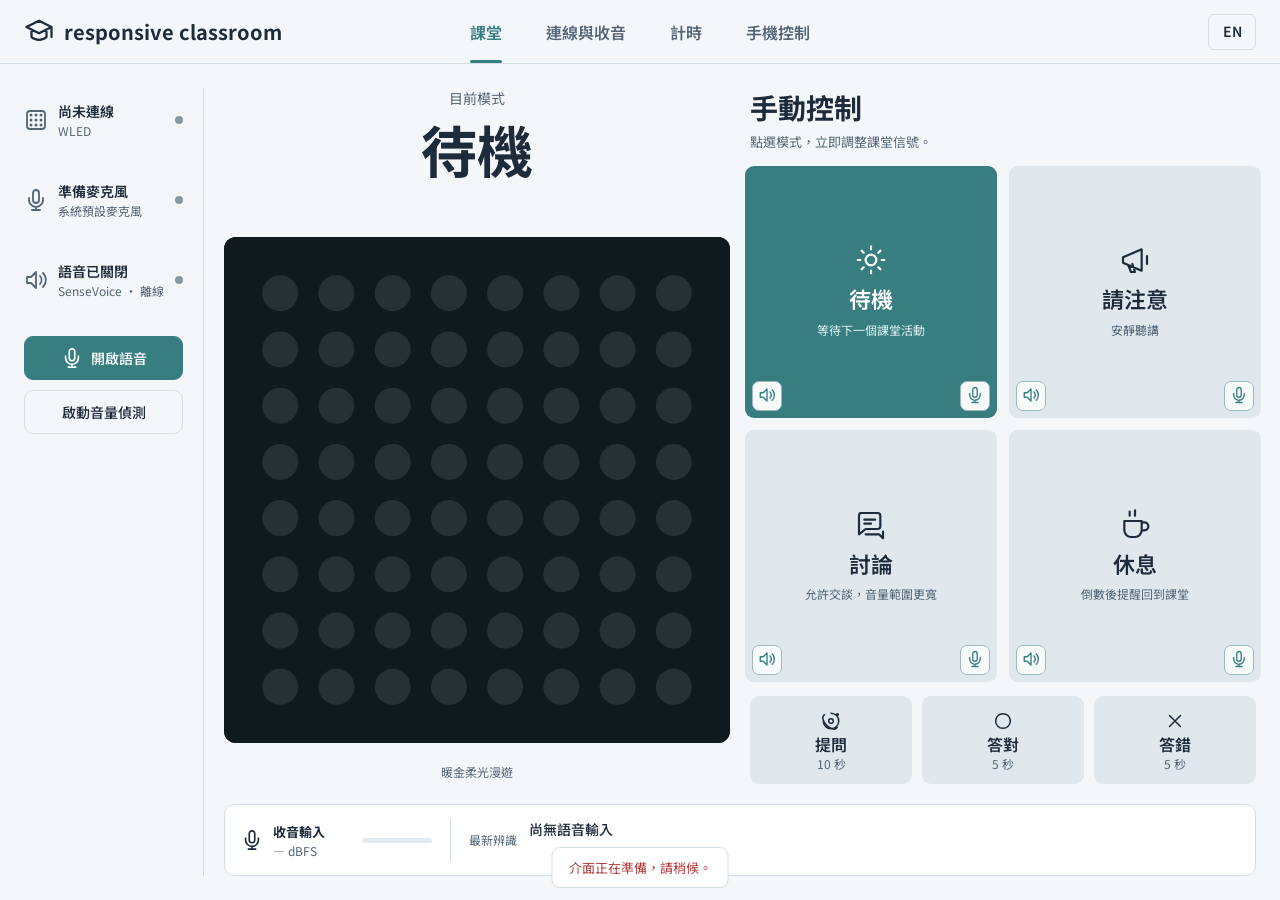
<file: source/resources/web/index.html>
<!doctype html>
<html lang="zh-Hant">
<head>
  <meta charset="utf-8">
  <meta name="viewport" content="width=device-width,initial-scale=1">
  <meta http-equiv="Content-Security-Policy" content="default-src 'self' qrc:; script-src 'self' qrc:; style-src 'self'; img-src 'self' data:; font-src 'self'; connect-src 'none'; object-src 'none'; base-uri 'none'">
  <title>responsive classroom</title>
  <link rel="stylesheet" href="style.css">
  <script defer src="qrc:///qtwebchannel/qwebchannel.js"></script>
  <script defer src="app.js"></script>
</head>
<body>
<svg class="icon-definitions" xmlns="http://www.w3.org/2000/svg" aria-hidden="true"><defs>
  <symbol id="i-cap" viewBox="0 0 24 24"><path d="m2 8 10-5 10 5-10 5zM6 10v6c3 3 9 3 12 0v-6M22 8v8"/></symbol>
  <symbol id="i-board" viewBox="0 0 24 24"><rect x="3" y="3" width="18" height="18" rx="3"/><path d="M7 7h.01M12 7h.01M17 7h.01M7 12h.01M12 12h.01M17 12h.01M7 17h.01M12 17h.01M17 17h.01" stroke-width="3"/></symbol>
  <symbol id="i-mic" viewBox="0 0 24 24"><rect x="9" y="2" width="6" height="13" rx="3"/><path d="M5 10v2a7 7 0 0 0 14 0v-2M12 19v3M8 22h8"/></symbol>
  <symbol id="i-glow" viewBox="0 0 24 24"><circle cx="12" cy="12" r="4"/><path d="M12 2v2M12 20v2M2 12h2M20 12h2M5 5l1.5 1.5M17.5 17.5 19 19M5 19l1.5-1.5M17.5 6.5 19 5"/></symbol>
  <symbol id="i-notice" viewBox="0 0 24 24"><path d="m3 10 14-6v16L3 14zM3 10v4M7 16l2 5h3l-2-6M21 9v6"/></symbol>
  <symbol id="i-chat" viewBox="0 0 24 24"><path d="M4 3h13a2 2 0 0 1 2 2v8a2 2 0 0 1-2 2H8l-5 4V5a2 2 0 0 1 1-2ZM8 19h10l3 3v-5"/><path d="M7 8h8M7 11h5"/></symbol>
  <symbol id="i-rest" viewBox="0 0 24 24"><path d="M4 9h13v7a5 5 0 0 1-5 5H9a5 5 0 0 1-5-5zM17 10h2a3 3 0 1 1 0 6h-2M8 2v3M12 1v4"/></symbol>
  <symbol id="i-orbit" viewBox="0 0 24 24"><circle cx="12" cy="12" r="2.5"/><path d="M12 3.5a8.5 8.5 0 1 1-8.5 8.5M5.1 5.1a10 5.5 45 1 0 13.8 13.8"/><circle cx="19" cy="5" r="1"/></symbol>
  <symbol id="i-circle" viewBox="0 0 24 24"><circle cx="12" cy="12" r="8"/></symbol>
  <symbol id="i-cross" viewBox="0 0 24 24"><path d="m6 6 12 12M18 6 6 18"/></symbol>
  <symbol id="i-refresh" viewBox="0 0 24 24"><path d="M20 7v5h-5M4 17v-5h5M6 6a8 8 0 0 1 14 6M18 18a8 8 0 0 1-14-6"/></symbol>
  <symbol id="i-chevron" viewBox="0 0 24 24"><path d="m8 5 7 7-7 7"/></symbol>
  <symbol id="i-play" viewBox="0 0 24 24"><path d="m8 4 13 8-13 8z"/></symbol>
  <symbol id="i-stop" viewBox="0 0 24 24"><rect x="6" y="6" width="12" height="12" rx="1"/></symbol>
  <symbol id="i-sound" viewBox="0 0 24 24"><path d="M3 9h4l5-5v16l-5-5H3zM16 8a6 6 0 0 1 0 8M19 5a10 10 0 0 1 0 14"/></symbol>
  <symbol id="i-timer" viewBox="0 0 24 24"><circle cx="12" cy="14" r="8"/><path d="M9 2h6M12 2v4M12 10v4l3 2M19 6l2 2"/></symbol>
</defs></svg>
<div id="app">
  <header class="app-header">
    <div class="brand"><svg class="icon"><use href="#i-cap"/></svg><strong data-t="brand">responsive classroom</strong></div>
    <nav class="navigation" aria-label="主要導覽" data-aria="navigation">
      <button type="button" data-page="classroom" aria-current="page" data-t="classroom">課堂</button>
      <button type="button" data-page="connection" data-t="connection">連線與收音</button>
      <button type="button" data-page="timers" data-t="timers">計時</button>
      <button type="button" data-page="remote" data-t="remoteTitle">手機控制</button>
    </nav>
    <button id="language" class="language-button" type="button" aria-label="Switch interface language">EN</button>
  </header>
  <main id="pages">
    <section id="page-classroom" class="page classroom" aria-label="課堂" data-aria="classroom">
      <aside class="status-rail">
        <div class="status-list">
          <button class="status-item" type="button" data-go="connection"><svg class="icon"><use href="#i-board"/></svg><span><strong id="board-title">尚未連線</strong><small id="board-detail">WLED</small></span><i id="board-dot" class="status-dot"></i></button>
          <button class="status-item" type="button" data-go="connection"><svg class="icon"><use href="#i-mic"/></svg><span><strong id="microphone-title">準備麥克風</strong><small id="microphone-detail">系統預設麥克風</small></span><i id="microphone-dot" class="status-dot"></i></button>
          <div class="status-item"><svg class="icon"><use href="#i-sound"/></svg><span><strong id="speech-title">語音已關閉</strong><small id="speech-detail">SenseVoice · 離線</small></span><i id="speech-dot" class="status-dot"></i></div>
        </div>
        <div class="status-actions">
          <button id="voice-toggle" class="button primary" type="button" aria-pressed="false"><svg class="icon"><use href="#i-mic"/></svg><span data-t="voiceOn">開啟語音</span></button>
          <button id="noise-toggle" class="button quiet" type="button" aria-pressed="false"><span data-t="noiseOn">啟動音量偵測</span></button>
        </div>
      </aside>
      <div class="preview-column">
        <div class="current-mode"><span data-t="currentMode">目前模式</span><h1 id="current-mode">待機</h1></div>
        <div id="countdown" class="countdown" aria-live="polite"></div>
        <div id="matrix-stage" class="matrix-stage"><canvas id="matrix" width="400" height="400" aria-label="即時 8×8 燈板畫面" data-aria="matrix"></canvas></div>
        <p id="pattern-label" class="preview-caption">暖金柔光漫遊</p>
      </div>
      <div class="control-column">
        <div class="control-heading"><h2 data-t="manual">手動控制</h2><p data-t="manualHelp">點選模式，立即調整課堂信號。</p></div>
        <div class="base-modes">
          <div class="mode-tile"><button type="button" class="mode-button selected" data-mode="STANDBY" aria-pressed="true"><svg class="icon"><use href="#i-glow"/></svg><strong data-t="STANDBY">待機</strong><small data-t="standbyHelp">等待下一個課堂活動</small></button><div class="mode-switches"><button type="button" data-scenario-audio="STANDBY"><svg class="icon"><use href="#i-sound"/></svg></button><button type="button" data-scenario-voice="STANDBY"><svg class="icon"><use href="#i-mic"/></svg></button></div></div>
          <div class="mode-tile"><button type="button" class="mode-button" data-mode="NOTICE" aria-pressed="false"><svg class="icon"><use href="#i-notice"/></svg><strong data-t="NOTICE">請注意</strong><small data-t="noticeHelp">安靜聽講</small></button><div class="mode-switches"><button type="button" data-scenario-audio="NOTICE"><svg class="icon"><use href="#i-sound"/></svg></button><button type="button" data-scenario-voice="NOTICE"><svg class="icon"><use href="#i-mic"/></svg></button></div></div>
          <div class="mode-tile"><button type="button" class="mode-button" data-mode="DISCUSSION" aria-pressed="false"><svg class="icon"><use href="#i-chat"/></svg><strong data-t="DISCUSSION">討論</strong><small data-t="discussionHelp">允許交談，音量範圍更寬</small></button><div class="mode-switches"><button type="button" data-scenario-audio="DISCUSSION"><svg class="icon"><use href="#i-sound"/></svg></button><button type="button" data-scenario-voice="DISCUSSION"><svg class="icon"><use href="#i-mic"/></svg></button></div></div>
          <div class="mode-tile"><button type="button" class="mode-button" data-mode="REST" aria-pressed="false"><svg class="icon"><use href="#i-rest"/></svg><strong data-t="REST">休息</strong><small data-t="restHelp">倒數後提醒回到課堂</small></button><div class="mode-switches"><button type="button" data-scenario-audio="REST"><svg class="icon"><use href="#i-sound"/></svg></button><button type="button" data-scenario-voice="REST"><svg class="icon"><use href="#i-mic"/></svg></button></div></div>
        </div>
        <div class="response-modes">
          <button type="button" class="mode-button response" data-mode="QUESTION" aria-pressed="false"><svg class="icon"><use href="#i-orbit"/></svg><strong data-t="QUESTION">提問</strong><small id="question-duration">10 秒</small></button>
          <button type="button" class="mode-button response" data-mode="CORRECT" aria-pressed="false"><svg class="icon"><use href="#i-circle"/></svg><strong data-t="CORRECT">答對</strong><small class="feedback-duration">5 秒</small></button>
          <button type="button" class="mode-button response" data-mode="WRONG" aria-pressed="false"><svg class="icon"><use href="#i-cross"/></svg><strong data-t="WRONG">答錯</strong><small class="feedback-duration">5 秒</small></button>
        </div>
      </div>
      <div class="live-strip">
        <div class="live-level"><svg class="icon"><use href="#i-mic"/></svg><div><strong data-t="audioInput">收音輸入</strong><small id="live-dbfs">— dBFS</small></div><meter id="live-meter" min="-100" max="0" value="-100" aria-label="即時音量" data-aria="liveLevel"></meter></div>
        <div class="live-transcript"><span data-t="heard">最新辨識</span><strong id="transcript" title="">尚無語音輸入</strong><small id="command-result"></small></div>
        <button id="stop-audio-live" class="icon-button" type="button" hidden data-title="stopAudio"><svg class="icon"><use href="#i-stop"/></svg></button>
      </div>
    </section>
    <section id="page-connection" class="page scroll-page" aria-label="連線與收音" data-aria="connection" hidden>
      <div class="settings-content">
        <div class="page-heading settings-heading"><h2 data-t="settingsTitle">連線與收音設定</h2><p data-t="settingsHelp">先連接燈板與麥克風，再依需要調整偵測及音源。</p></div>
        <nav class="settings-nav" aria-label="設定區段" data-aria="settingsSections"><button type="button" data-section="board-details" data-t="boards">燈板</button><button type="button" data-section="input-details" data-t="microphoneNoise">收音與偵測</button><button type="button" data-section="voice-details" data-t="voiceCommands">語音指令</button><button type="button" data-section="audio-details" data-t="customAudio">自訂音源</button></nav>
        <section class="settings-section">
          <details id="board-details" class="disclosure section-disclosure settings-region board-region" open>
            <summary><svg class="icon"><use href="#i-chevron"/></svg><h2><svg class="icon"><use href="#i-board"/></svg><span data-t="boards">燈板連線</span></h2></summary>
            <div class="region-content">
<p class="section-help" data-t="boardImmediate">加入、同步與移除立即生效；燈板方向需儲存。</p><div class="board-add-flow"><form id="connect-form" class="connection-toolbar"><label class="sr-only" for="board-ip" data-t="boardIp">燈板 IP</label><input id="board-ip" type="text" inputmode="decimal" placeholder="192.168.1.50" maxlength="45" required autocomplete="off"><button class="button primary" id="connect-button" type="submit" data-t="connectBoard">連線燈板</button></form><button id="scan-button" class="button" type="button" data-t="search">自動搜尋</button><div id="network-details" class="inline-form network-choice" hidden><label for="network" data-t="chooseNetwork">選擇要搜尋的網段</label><select id="network"></select><button id="scan-network" class="button primary" type="button" data-t="searchNetwork">搜尋此網段</button></div><p id="network-help" class="section-help" data-t="noNetworks" hidden></p></div><div id="found-boards" class="found-boards"></div>
              <p id="board-message" class="form-message" role="status"></p>
              <div class="board-table-wrap"><table class="board-table"><thead><tr><th class="enabled-column" data-t="enabled">啟用</th><th data-t="board">燈板</th><th data-t="state">狀態</th><th class="action-column"></th></tr></thead><tbody id="board-list"></tbody></table><p id="board-empty" class="empty-state" data-t="boardEmpty">尚未加入燈板。輸入 IP 建立連線。</p></div>
              <details class="disclosure child-disclosure" id="orientation-details" open><summary><svg class="icon"><use href="#i-chevron"/></svg><span data-t="orientation">燈板方向</span></summary><form id="orientation-form" class="orientation-row"><label class="field"><span data-t="board">燈板</span><select id="orientation-board"></select></label><label class="field"><span data-t="rotation">旋轉</span><select id="rotation"><option value="0">0°</option><option value="90">90°</option><option value="180">180°</option><option value="270">270°</option></select></label><div class="orientation-flags"><label><input id="serpentine" type="checkbox"><span data-t="serpentine">蛇形排列</span></label><label><input id="mirror-x" type="checkbox"><span data-t="mirrorX">左右鏡像</span></label><label><input id="mirror-y" type="checkbox"><span data-t="mirrorY">上下鏡像</span></label></div><button class="button" type="submit" data-t="save">儲存</button></form></details>
            </div>
          </details>
        </section>
        <section class="settings-section">
          <details id="input-details" class="disclosure section-disclosure settings-region input-region" open>
            <summary><svg class="icon"><use href="#i-chevron"/></svg><h2><svg class="icon"><use href="#i-mic"/></svg><span data-t="microphoneNoise">麥克風與音量</span></h2><button id="save-noise" class="button primary small" type="submit" form="noise-form" data-t="saveSettings">儲存設定</button></summary>
            <div class="region-content">
              <p class="section-help" data-t="inputImmediate">切換麥克風與校準立即生效。下方偵測及語音指令修改需儲存。</p><div class="microphone-row"><label class="sr-only" for="microphone" data-t="microphone">麥克風</label><select id="microphone"></select><button id="refresh-microphones" class="icon-button" type="button" data-title="refreshMicrophones"><svg class="icon"><use href="#i-refresh"/></svg></button><button id="calibrate" class="button" type="button" data-t="calibrate">安靜校準 12 秒</button><progress id="calibration-progress" max="1" value="0" aria-label="校準進度" data-aria="calibrationProgress"></progress></div>
              <div class="noise-feedback"><span id="noise-reading" class="numeric-reading">— dBFS</span><p id="noise-message" class="form-message" role="status"></p></div>
              <div class="audio-diagnostics" aria-label="收音診斷" data-aria="audioDiagnostics"><span id="input-age"></span><span id="capture-lag"></span><span id="capture-dropped"></span></div><form id="noise-form">
                <p class="section-help" data-t="thresholdHelp">門檻為高於安靜校準基準的音量差（dB），數字越大越不敏感。</p><div class="noise-profiles"><div class="profile"><h3><span class="color-dot focus-color"></span><span data-t="NOTICE">請注意</span></h3><div class="fields two"><label class="field"><span data-t="risingThreshold">稍吵門檻</span><span class="input-unit"><input id="noise-rising" data-number="float" data-min="0.1" data-max="120" inputmode="decimal" type="text"><span>dB</span></span></label><label class="field"><span data-t="loudThreshold">吵鬧門檻</span><span class="input-unit"><input id="noise-loud" data-number="float" data-min="0.1" data-max="120" inputmode="decimal" type="text"><span>dB</span></span></label></div></div><div class="profile"><h3><span class="color-dot discussion-color"></span><span data-t="DISCUSSION">討論</span></h3><div class="fields two"><label class="field"><span data-t="risingThreshold">稍吵門檻</span><span class="input-unit"><input id="discussion-rising" data-number="float" data-min="0.1" data-max="120" inputmode="decimal" type="text"><span>dB</span></span></label><label class="field"><span data-t="loudThreshold">吵鬧門檻</span><span class="input-unit"><input id="discussion-loud" data-number="float" data-min="0.1" data-max="120" inputmode="decimal" type="text"><span>dB</span></span></label></div></div></div>
                <details class="disclosure child-disclosure"><summary><svg class="icon"><use href="#i-chevron"/></svg><span data-t="noiseAdvanced">恢復門檻與持續時間</span></summary>
                  <div class="fields four noise-times"><label class="field"><span data-t="risingDuration">稍吵持續時間</span><span class="input-unit"><input id="rising-seconds" data-number="float" data-min="0.1" data-max="120" inputmode="decimal" type="text"><span data-t="seconds">秒</span></span></label><label class="field"><span data-t="loudDuration">吵鬧持續時間</span><span class="input-unit"><input id="loud-seconds" data-number="float" data-min="0.1" data-max="120" inputmode="decimal" type="text"><span data-t="seconds">秒</span></span></label><label class="field"><span data-t="recoveryDuration">恢復持續時間</span><span class="input-unit"><input id="recovery-seconds" data-number="float" data-min="0.1" data-max="120" inputmode="decimal" type="text"><span data-t="seconds">秒</span></span></label><label class="field"><span data-t="smoothing">音量平滑</span><span class="input-unit"><input id="smoothing-ms" data-number="int" data-min="100" data-max="5000" inputmode="numeric" type="text"><span>ms</span></span></label></div>
                  <div class="recovery-grid"><span></span><strong data-t="NOTICE">請注意</strong><strong data-t="DISCUSSION">討論</strong><span data-t="quietReturn">恢復安靜</span><span class="input-unit"><input id="rising-exit" data-number="float" data-min="0.1" data-max="120" inputmode="decimal" type="text" aria-label="請注意恢復安靜門檻" data-aria="focusQuietReturn"><span>dB</span></span><span class="input-unit"><input id="discussion-rising-exit" data-number="float" data-min="0.1" data-max="120" inputmode="decimal" type="text" aria-label="討論恢復安靜門檻" data-aria="discussionQuietReturn"><span>dB</span></span><span data-t="loudReturn">離開吵鬧</span><span class="input-unit"><input id="loud-exit" data-number="float" data-min="0.1" data-max="120" inputmode="decimal" type="text" aria-label="請注意離開吵鬧門檻" data-aria="focusLoudReturn"><span>dB</span></span><span class="input-unit"><input id="discussion-loud-exit" data-number="float" data-min="0.1" data-max="120" inputmode="decimal" type="text" aria-label="討論離開吵鬧門檻" data-aria="discussionLoudReturn"><span>dB</span></span></div>
                </details>
              </form>
              <details id="voice-details" class="disclosure child-disclosure voice-region"><summary><svg class="icon"><use href="#i-chevron"/></svg><h3 data-t="voiceCommands">自訂語音指令</h3><span class="summary-detail" data-t="voiceDetail">觸發詞與辨識修正</span></summary><form id="voice-form"><p class="section-help" data-t="voiceHelp">直接說短指令，也能從整句中辨識完整觸發詞；多個別名用逗號分隔。儲存時會與收音設定一起儲存。</p><div id="alias-fields" class="fields two"></div><label class="field corrections-field"><span data-t="corrections">辨識修正：誤辨文字＝觸發詞</span><textarea id="corrections" rows="3" spellcheck="false" placeholder="questions＝question"></textarea></label><div class="form-footer"><span id="voice-message" class="form-message" role="status"></span></div></form></details>
            </div>
          </details>
        </section>
        <section class="settings-section">
          <details id="audio-details" class="disclosure section-disclosure settings-region audio-region">
            <summary><svg class="icon"><use href="#i-chevron"/></svg><h2><svg class="icon"><use href="#i-sound"/></svg><span data-t="customAudio">自訂音源</span></h2><button id="save-audio" class="button primary small" type="button" data-t="saveAudio">儲存音源設定</button></summary>
            <div class="region-content">
              <p class="section-help" data-t="audioImmediate">音量與淡入淡出需儲存。選擇、清除音檔與隨音樂波動立即生效。</p><div class="audio-toolbar"><span class="playback-heading" data-t="playbackSettings">播放設定</span><label class="field"><span data-t="volume">音量</span><span class="input-unit"><input id="audio-volume" data-number="int" data-min="0" data-max="100" type="text" inputmode="numeric"><span>%</span></span></label><label class="field"><span data-t="audioFade">淡入淡出</span><span class="input-unit"><input id="audio-fade" data-number="int" data-min="0" data-max="10000" type="text" inputmode="numeric"><span>ms</span></span></label><button id="stop-audio" class="button quiet" type="button"><svg class="icon"><use href="#i-stop"/></svg><span data-t="stopAudio">停止播放</span></button></div>
              <div id="audio-files" class="audio-files"></div>
              <p id="audio-message" class="form-message" role="status"></p>
            </div>
          </details>
        </section>
      </div>
    </section>
    <section id="page-timers" class="page scroll-page" aria-label="計時" data-aria="timers" hidden><div class="settings-content timer-content"><div class="page-heading"><h2><svg class="icon"><use href="#i-timer"/></svg><span data-t="classTimers">課堂計時</span></h2><p data-t="timerHelp">設定下一次啟動模式時使用的時長。</p></div><form id="timers-form" class="timer-grid"></form><p class="section-help" data-t="idleHelp">閒置回待機設為 0 可停用；請注意與討論不受閒置計時影響。</p><p id="timers-message" class="form-message" role="status"></p></div></section>
    <section id="page-remote" class="page scroll-page" aria-label="手機控制" data-aria="remoteTitle" hidden>
      <div class="settings-content remote-content">
        <div class="page-heading"><h2 data-t="remoteTitle">手機控制</h2><p data-t="remoteHelp">手機與電腦連上同一個 Wi‑Fi 後，掃描 QR 碼開啟手機按鈕。收音與噪音偵測仍由電腦負責。</p></div>
        <div class="remote-controls"><button id="remote-toggle" class="button" type="button" aria-pressed="false"><span data-t="remoteOn">顯示連線 QR 碼</span></button><label class="remote-activation"><input id="remote-active" type="checkbox" disabled><span data-t="remoteActivate">啟動手機控制</span></label><label class="remote-activation"><input id="remote-voice-permission" type="checkbox" disabled><span data-t="remoteVoicePermission">可啟動情境語音偵測</span></label><span id="remote-status" role="status">未啟用</span></div>
        <p class="section-help" data-t="remoteVoiceHelp">開啟情境的小麥克風時，電腦會啟動語音偵測；噪音偵測不受影響。</p>
        <p id="remote-voice-status" class="section-help" role="status"></p>
        <div id="remote-urls" class="remote-urls" hidden></div>
        <p id="remote-message" class="form-message" role="status"></p>
      </div>
    </section>
  </main>
  <div id="connection-error" role="alert" hidden></div>
</div>
</body>
</html>
</file>
<file: source/resources/web/style.css>
@font-face{font-family:Classroom;src:url('../assets/fonts/NotoSansTC.ttf') format('truetype');font-weight:100 900;font-display:swap}
:root{--canvas:#f4f7fa;--surface:#fff;--ink:#1e2b3b;--muted:#536577;--teal:#387e80;--hover:#2e7073;--soft:#e7eef2;--line:#d4dee6;--field:#adbecb;--error:#b33b3b;--radius:9px;--control:44px;font-family:Classroom,'Segoe UI',sans-serif;color:var(--ink);background:var(--canvas);font-size:14px;line-height:1.5;color-scheme:light}
*{box-sizing:border-box}html,body{height:100%;margin:0}button,input,select,textarea{font:inherit;color:inherit}button{cursor:pointer}button:disabled{cursor:default;opacity:.5}button,input,select,textarea{outline-offset:3px}button:focus-visible,input:focus-visible,select:focus-visible,textarea:focus-visible,summary:focus-visible{outline:2px solid var(--teal)}button:active:not(:disabled){transform:translateY(1px)}button{transition:background-color .14s ease-out,border-color .14s ease-out}h1,h2,h3,p{margin:0}h2{font-size:23px;line-height:1.4;font-weight:700}h3{font-size:16px;font-weight:600}svg.icon{width:22px;height:22px;flex:none;fill:none;stroke:currentColor;stroke-width:1.8;stroke-linecap:round;stroke-linejoin:round}.icon-definitions{position:absolute;width:0;height:0;overflow:hidden}[hidden]{display:none!important}.sr-only{position:absolute;width:1px;height:1px;padding:0;overflow:hidden;clip:rect(0,0,0,0);white-space:nowrap;border:0}
#app{height:100dvh;display:flex;flex-direction:column;overflow:hidden}.app-header{height:64px;flex:none;display:grid;grid-template-columns:1fr auto 1fr;align-items:center;padding:0 24px;border-bottom:1px solid var(--line);gap:20px}.brand{display:flex;align-items:center;gap:10px;font-size:20px;white-space:nowrap}.brand .icon{width:30px;height:30px}.navigation{align-self:stretch;display:flex;gap:8px}.navigation button{position:relative;border:0;background:transparent;padding:0 18px;font-size:16px;font-weight:600;color:var(--muted);white-space:nowrap}.navigation button:hover{background:var(--soft);color:var(--ink)}.navigation button[aria-current=page]{color:var(--teal)}.navigation button[aria-current=page]::after{content:'';height:3px;background:var(--teal);position:absolute;bottom:0;left:18px;right:18px;border-radius:2px}.language-button{justify-self:end;min-width:48px;height:36px;border:1px solid var(--line);border-radius:6px;background:transparent;font-weight:600}.language-button:hover{background:var(--soft)}
#pages{flex:1;min-height:0}.page{height:100%}.classroom{display:grid;grid-template-columns:180px minmax(0,1fr) minmax(290px,1fr);grid-template-rows:minmax(0,1fr) 72px;grid-template-areas:'status preview controls' 'status live live';gap:20px;padding:24px}.status-rail{grid-area:status;min-width:0;display:flex;flex-direction:column;gap:24px;border-right:1px solid var(--line);padding-right:20px}.status-list{display:flex;flex-direction:column;gap:16px}.status-item{display:flex;align-items:center;gap:10px;background:transparent;border:0;padding:10px 0;min-height:64px;text-align:left;width:100%;position:relative;min-width:0}.status-item>span{min-width:0;flex:1}.status-item strong{display:block;font-size:14px;font-weight:600;white-space:nowrap;overflow:hidden;text-overflow:ellipsis}.status-item small{display:block;color:var(--muted);font-size:12px;white-space:nowrap;overflow:hidden;text-overflow:ellipsis;max-width:100%}.status-item>svg{width:24px;height:24px;color:var(--muted)}button.status-item:hover{color:var(--teal)}.status-dot{width:8px;height:8px;border-radius:50%;background:#8a969f;flex:none}.status-dot.ok{background:#29954c}.status-dot.loading{background:#b67b08}.status-dot.error{background:var(--error)}.status-actions{display:flex;flex-direction:column;gap:10px}.button,.icon-button{min-height:var(--control);border:1px solid var(--field);border-radius:var(--radius);background:var(--surface);font-weight:500;padding:0 16px;display:inline-flex;align-items:center;justify-content:center;gap:8px;white-space:nowrap}.button:hover,.icon-button:hover{background:var(--soft);border-color:var(--teal)}.button.primary{background:var(--teal);color:#fff;border-color:var(--teal)}.button.primary:hover{background:var(--hover)}.button.quiet{background:transparent;border-color:var(--line)}.button.small{min-height:36px;font-size:13px;padding:0 12px}.button[aria-pressed=true]:not(.primary){background:#e0eded;border-color:var(--teal);color:var(--teal)}.icon-button{width:44px;padding:0;flex:none}.icon-button .icon{width:18px;height:18px}
.preview-column{grid-area:preview;display:grid;grid-template-rows:auto 25px minmax(0,1fr) 24px;gap:8px;min-height:0;min-width:0;text-align:center}.current-mode>span{font-size:14px;color:var(--muted)}.current-mode h1{font-size:clamp(32px,4.7vw,56px);font-weight:700;line-height:1.35;margin-top:2px}.countdown{font-variant-numeric:tabular-nums;color:var(--teal);font-size:14px;font-weight:500;white-space:nowrap}.matrix-stage{min-height:0;display:flex;align-items:center;justify-content:center;overflow:hidden}#matrix{display:block;background:#10191d;border-radius:12px;max-width:100%;max-height:100%}.preview-caption{font-size:12px;color:var(--muted);align-self:center;white-space:nowrap}.control-column{grid-area:controls;min-width:0;min-height:0;display:flex;flex-direction:column;gap:14px}.control-heading h2{font-size:28px}.control-heading p{color:var(--muted);font-size:13px;margin-top:5px}.base-modes{display:grid;grid-template-columns:repeat(2,minmax(0,1fr));grid-template-rows:repeat(2,minmax(0,1fr));gap:12px;flex:1;min-height:0}.mode-button{border:1px solid transparent;border-radius:var(--radius);background:#e0e8ee;display:flex;align-items:center;justify-content:center;flex-direction:column;gap:7px;padding:10px 6px;min-width:0;min-height:0;overflow:hidden}.mode-button:hover{background:#d3e3e8;border-color:#9db7bc}.mode-button.selected{background:var(--teal);color:#fff}.mode-button.selected:hover{background:var(--hover)}.mode-button>.icon{width:32px;height:32px;stroke-width:1.65}.mode-button strong{font-size:22px;font-weight:600;line-height:1.4;white-space:nowrap}.mode-button small{font-size:12px;color:var(--muted);line-height:1.5;white-space:nowrap;max-width:100%;overflow:hidden;text-overflow:ellipsis}.mode-button.selected small{color:#e0f3f3}.response-modes{display:grid;grid-template-columns:repeat(3,minmax(0,1fr));gap:10px;height:88px;flex:none}.response{gap:2px;padding:8px 5px}.response>.icon{width:22px;height:22px}.response strong{font-size:16px}.response small{font-size:12px}
.live-strip{grid-area:live;min-width:0;background:var(--surface);border:1px solid var(--line);border-radius:10px;padding:12px 16px;display:flex;align-items:center;gap:18px;overflow:hidden}.live-level{display:flex;align-items:center;gap:10px;flex:none;min-width:0}.live-level strong{font-size:13px;white-space:nowrap}.live-level small{display:block;font-size:12px;color:var(--muted);font-variant-numeric:tabular-nums;min-width:75px}.live-level meter{width:70px;height:10px;margin-left:4px;accent-color:var(--teal)}meter::-webkit-meter-bar{background:#e3ebf0;border:0;border-radius:5px}meter::-webkit-meter-optimum-value{background:var(--teal);border-radius:5px}.live-transcript{min-width:0;flex:1;border-left:1px solid var(--line);padding-left:18px;display:grid;grid-template-columns:auto minmax(0,1fr);gap:3px 12px;align-items:center}.live-transcript>span{font-size:12px;color:var(--muted);grid-row:1/3}.live-transcript strong{font-size:14px;min-width:0;overflow:hidden;text-overflow:ellipsis;white-space:nowrap;font-weight:500}.live-transcript small{font-size:12px;color:var(--teal);overflow:hidden;text-overflow:ellipsis;white-space:nowrap;height:18px}.live-strip>.icon-button{width:36px;min-height:36px}
.scroll-page{overflow:auto;overscroll-behavior:contain}.settings-content{max-width:1080px;margin:0 auto;padding:24px 32px 32px}.settings-section+.settings-section{margin-top:24px;padding-top:24px;border-top:1px solid var(--line)}.section-heading{display:flex;align-items:center;justify-content:space-between;gap:16px;margin-bottom:16px}.section-heading h2,.page-heading h2{display:flex;align-items:center;gap:10px;font-size:21px}.section-heading h2>.icon,.page-heading h2>.icon{width:24px;height:24px;color:var(--teal)}.connection-toolbar,.inline-form{display:flex;align-items:center;gap:12px;min-width:0}.connection-toolbar>input,.inline-form>select{flex:1;min-width:0}.connection-toolbar>input{max-width:380px}.form-message{font-size:13px;line-height:1.6;color:var(--muted);min-height:21px;margin:8px 0;overflow-wrap:anywhere}.form-message.error{color:var(--error)}input[type=text],select,textarea{border:1px solid var(--field);border-radius:var(--radius);background:#fff;min-width:0;width:100%}input[type=text],select{height:var(--control);padding:0 12px;line-height:normal;font-size:15px}select{padding-right:8px;text-overflow:ellipsis}textarea{padding:10px 12px;line-height:1.6;resize:vertical;min-height:90px;font-size:14px}.field{display:flex;flex-direction:column;min-width:0;gap:7px}.field>span:first-child{font-size:14px;font-weight:500}.input-unit{display:flex;align-items:center;border:1px solid var(--field);background:#fff;border-radius:var(--radius);height:var(--control);min-width:0;overflow:hidden}.input-unit>input[type=text]{width:100%;border:0;background:transparent;border-radius:0;height:42px;padding:0 12px;font-variant-numeric:tabular-nums;font-size:16px}.input-unit>span{padding:0 12px 0 4px;flex:none;color:var(--muted);font-size:13px}.input-unit:focus-within{outline:2px solid var(--teal);outline-offset:2px}.input-unit>input:focus-visible{outline:0}.fields{display:grid;gap:16px}.fields.two{grid-template-columns:repeat(2,minmax(0,1fr))}.fields.four{grid-template-columns:repeat(4,minmax(0,1fr))}.form-footer{margin-top:16px;display:flex;align-items:center;justify-content:space-between;gap:20px;min-height:44px}.form-footer>span{color:var(--muted);font-size:13px;min-width:0}.form-footer>.form-message{flex:1;margin:0}.numeric-reading{font-size:13px;color:var(--muted);font-variant-numeric:tabular-nums;white-space:nowrap}
.disclosure{margin-top:12px}.disclosure>summary{list-style:none;cursor:pointer;min-height:40px;display:flex;gap:8px;align-items:center;font-weight:500;color:var(--ink);border-radius:6px}.disclosure>summary::-webkit-details-marker{display:none}.disclosure>summary:hover{color:var(--teal);background:#ebf1f4}.disclosure>summary>.icon{width:17px;height:17px;transition:transform .16s ease-out;color:var(--muted)}.disclosure[open]>summary>.icon{transform:rotate(90deg)}.disclosure>summary+*{margin-top:12px}.section-disclosure{margin-top:0}.section-disclosure>summary{gap:10px;min-height:44px}.section-disclosure>summary h2{font-size:21px}.summary-detail{font-size:13px;color:var(--muted);margin-left:auto;font-weight:400}.board-table-wrap{overflow-x:auto}.board-table{width:100%;border-collapse:collapse;text-align:left;table-layout:fixed}.board-table th{font-size:12px;font-weight:500;color:var(--muted);padding:8px 12px;border-bottom:1px solid var(--line)}.board-table td{font-size:13px;vertical-align:middle;padding:12px;border-bottom:1px solid var(--line);overflow:hidden;text-overflow:ellipsis}.board-table .enabled-column{width:56px}.board-table .action-column{width:52px}.board-table td strong,.board-table td small{display:block;overflow:hidden;text-overflow:ellipsis;white-space:nowrap}.board-table td strong{font-size:14px;font-weight:500}.board-table td small{font-size:12px;color:var(--muted);margin-top:2px}.board-table .icon-button{width:32px;min-height:32px;border:0;background:transparent}.board-status{display:flex;gap:8px;align-items:center;min-width:0}.board-status>span{overflow:hidden;text-overflow:ellipsis;white-space:nowrap}.empty-state{font-size:13px;padding:20px 12px;color:var(--muted)}input[type=checkbox]{width:18px;height:18px;accent-color:var(--teal);cursor:pointer;margin:0;flex:none}.orientation-row{display:grid;grid-template-columns:minmax(140px,1fr) 100px auto auto;gap:16px;align-items:end}.orientation-flags{display:flex;flex-wrap:wrap;align-items:center;gap:16px;min-height:44px}.orientation-flags label{display:flex;align-items:center;gap:7px;font-size:13px;white-space:nowrap}.found-boards{display:flex;gap:8px;flex-wrap:wrap;margin-top:12px}.microphone-row{display:grid;grid-template-columns:minmax(120px,1fr) 44px auto minmax(90px,.4fr);align-items:center;gap:12px}.microphone-row>select{min-width:0}.microphone-row>progress{width:100%;height:8px;border:0;accent-color:var(--teal)}progress::-webkit-progress-bar{background:#e2eaf0;border-radius:4px}progress::-webkit-progress-value{background:var(--teal);border-radius:4px}.noise-profiles{display:grid;grid-template-columns:repeat(2,minmax(0,1fr));gap:28px;margin-top:18px}.profile h3{display:flex;align-items:center;gap:8px;margin-bottom:12px}.color-dot{width:8px;height:8px;border-radius:50%;flex:none}.focus-color{background:#4d971d}.discussion-color{background:#218b8b}.noise-times{margin-bottom:20px}.recovery-grid{display:grid;grid-template-columns:130px repeat(2,minmax(0,1fr));align-items:center;gap:12px 16px}.recovery-grid>strong{font-size:13px;font-weight:500;color:var(--muted)}.recovery-grid>span:not(.input-unit){font-size:13px}.corrections-field{margin-top:18px}.section-help{font-size:13px;color:var(--muted);margin:12px 0 16px;line-height:1.7}.audio-toolbar{display:flex;align-items:end;gap:16px;flex-wrap:wrap}.audio-toolbar>.field{width:150px}.audio-files{margin-top:18px;display:grid;grid-template-columns:repeat(2,minmax(0,1fr));column-gap:28px}.audio-file{display:flex;align-items:center;gap:8px;min-height:64px;border-bottom:1px solid var(--line);min-width:0}.audio-file>strong{font-size:14px;font-weight:500;width:64px;flex:none}.audio-file>.file-name{flex:1;min-width:0;font-size:12px;white-space:nowrap;text-overflow:ellipsis;overflow:hidden}.audio-file>.button{min-height:36px;padding:0 10px;font-size:12px}.audio-file>.icon-button{width:32px;min-height:32px;border:0;background:transparent}.page-heading{padding-bottom:20px;border-bottom:1px solid var(--line);margin-bottom:24px}.page-heading p{font-size:14px;color:var(--muted);margin-top:8px}.timer-content{max-width:950px}.timer-grid{display:grid;grid-template-columns:repeat(3,minmax(0,1fr));gap:24px 24px}.timer-grid>.field>span:first-child{font-size:15px}.timer-grid .input-unit{height:48px}.timer-grid .input-unit input{height:46px;font-size:18px}.timer-grid>.button{align-self:end;height:48px}.timer-content>.section-help{margin-top:20px}#connection-error{position:absolute;bottom:12px;left:50%;transform:translateX(-50%);padding:10px 16px;background:#fff;color:var(--error);border:1px solid var(--line);border-radius:8px;max-width:calc(100% - 32px);font-size:13px;overflow-wrap:anywhere}
@media(max-width:1100px){.classroom{grid-template-columns:160px minmax(0,1fr) minmax(260px,1fr);gap:16px;padding:20px}.status-rail{padding-right:16px}.mode-button strong{font-size:20px}.mode-button small{font-size:11px}.response strong{font-size:16px}.orientation-row{grid-template-columns:minmax(120px,1fr) 88px auto}.orientation-flags{grid-column:1/3}.orientation-row>.button{grid-column:3;grid-row:2}.audio-files{column-gap:20px}.audio-file>strong{width:56px}.live-level meter{width:48px}}
@media(max-width:900px){.app-header{padding:0 18px;gap:10px;grid-template-columns:auto 1fr auto}.brand{font-size:17px;gap:7px}.brand .icon{width:26px;height:26px}.navigation{justify-self:center;gap:0}.navigation button{padding:0 12px;font-size:14px}.navigation button[aria-current=page]::after{left:12px;right:12px}.classroom{grid-template-columns:minmax(0,1fr) minmax(0,1.15fr);grid-template-rows:58px minmax(0,1fr) 66px;grid-template-areas:'status status' 'preview controls' 'live live';gap:14px;padding:16px}.status-rail{border-right:0;border-bottom:1px solid var(--line);padding:0 0 12px;display:grid;grid-template-columns:minmax(0,1fr) auto;gap:12px;align-items:center}.status-list{display:grid;grid-template-columns:repeat(3,minmax(0,1fr));gap:10px}.status-item{min-height:36px;padding:0;gap:7px}.status-item>svg{width:18px;height:18px}.status-item strong{font-size:12px}.status-item small{display:none}.status-dot{width:6px;height:6px}.status-actions{flex-direction:row;gap:8px}.status-actions .button{min-height:36px;padding:0 9px;font-size:12px}.status-actions .icon{width:16px;height:16px}.control-heading h2{font-size:24px}.control-heading p{font-size:12px}.current-mode h1{font-size:40px}.mode-button{gap:5px;padding:7px 4px}.mode-button>.icon{width:26px;height:26px}.mode-button strong{font-size:19px}.mode-button small{display:none}.response{gap:2px}.response>.icon{width:18px;height:18px}.response strong{font-size:15px}.response small{display:block;font-size:11px}.response-modes{height:74px}.live-strip{padding:10px 12px;gap:12px}.live-transcript{padding-left:12px;column-gap:8px}.live-level meter{width:42px}.settings-content{padding:20px 24px 28px}.microphone-row{grid-template-columns:minmax(100px,1fr) 44px auto}.microphone-row>progress{grid-column:1/-1;margin-bottom:4px}.audio-files{grid-template-columns:1fr}.audio-file>strong{width:85px}}
@media(max-height:600px){.app-header{height:54px}.classroom{gap:12px;padding:14px;grid-template-rows:minmax(0,1fr) 60px}.current-mode h1{font-size:34px}.current-mode>span{font-size:12px}.preview-column{grid-template-rows:auto 18px minmax(0,1fr) 18px;gap:4px}.preview-caption,.countdown{font-size:11px}.control-heading h2{font-size:22px}.control-heading p{display:none}.control-column{gap:10px}.mode-button>.icon{width:24px;height:24px}.mode-button strong{font-size:18px}.mode-button small{display:none}.response-modes{height:64px}.response strong{font-size:14px}.response small{display:block;font-size:10px}.response>.icon{width:16px;height:16px}.base-modes{gap:10px}.status-list{gap:10px}.status-rail{gap:16px}.live-strip{padding:8px 12px}.live-transcript strong{font-size:13px}.timer-content{padding-top:18px}.page-heading{margin-bottom:18px;padding-bottom:14px}.timer-grid{gap:18px 20px}}
@media(max-width:900px) and (max-height:600px){.classroom{grid-template-rows:46px minmax(0,1fr) 58px}.status-rail{gap:10px;padding-bottom:8px}.status-actions .button{min-height:32px}.status-item{gap:5px}.status-item strong{font-size:11px}.live-level meter{display:none}.live-transcript>span{display:none}}
@media(max-width:650px){.app-header{height:54px;padding:0 10px;gap:6px}.brand{font-size:14px}.brand .icon{display:none}.navigation button{padding:0 7px;font-size:12px}.navigation button[aria-current=page]::after{left:7px;right:7px}.language-button{min-width:36px;height:32px;font-size:12px}.classroom{padding:12px;gap:12px;grid-template-rows:96px minmax(0,1fr) 64px;grid-template-columns:minmax(0,1fr) minmax(0,1.1fr)}.status-rail{grid-template-columns:1fr;gap:8px}.status-list{gap:8px}.status-item strong{font-size:11px}.status-actions{gap:10px}.status-actions .button{flex:1}.current-mode h1{font-size:30px}.current-mode>span{font-size:12px}.preview-column{gap:5px}.control-heading h2{font-size:20px}.control-heading p{display:none}.mode-button>.icon{width:22px;height:22px}.mode-button strong{font-size:15px}.base-modes{gap:8px}.control-column{gap:10px}.response-modes{gap:6px;height:68px}.response strong{font-size:12px}.response>.icon{width:16px;height:16px}.response small{font-size:10px}.live-level>svg{display:none}.live-level strong{font-size:11px}.live-level small{min-width:60px;font-size:10px}.live-level meter{display:none}.live-transcript>span{display:none}.live-transcript strong{font-size:12px}.live-transcript small{font-size:10px}.live-transcript{padding-left:10px}.preview-caption{font-size:10px;white-space:normal}.settings-content{padding:18px 16px}.section-heading h2,.section-disclosure>summary h2,.page-heading h2{font-size:18px}.connection-toolbar{gap:8px;flex-wrap:wrap}.connection-toolbar>input{max-width:none;flex-basis:100%}.connection-toolbar>.button{flex:1}.section-heading .numeric-reading{font-size:11px}.microphone-row{grid-template-columns:minmax(0,1fr) 44px;gap:10px}.microphone-row>#calibrate{grid-column:1}.microphone-row>progress{grid-column:2}.noise-profiles{gap:16px;grid-template-columns:1fr}.fields.four{grid-template-columns:repeat(2,minmax(0,1fr))}.fields.two{gap:12px}.field>span:first-child{font-size:12px}.recovery-grid{grid-template-columns:88px repeat(2,minmax(0,1fr));gap:10px}.orientation-row{grid-template-columns:minmax(0,1fr) 90px;gap:12px}.orientation-row>.button{grid-column:2;grid-row:3}.orientation-flags{grid-column:1/-1;gap:12px}.board-table th,.board-table td{padding:10px 6px}.board-table .enabled-column{width:40px}.board-table .action-column{width:38px}.board-table td strong{font-size:12px}.board-table td small{font-size:10px}.board-status{gap:5px}.board-status>span{font-size:11px}.form-footer{gap:12px;align-items:flex-end}.form-footer>span{font-size:11px}.form-footer>.button{padding:0 12px;font-size:12px}.audio-toolbar{gap:12px}.audio-toolbar>.field{width:calc(50% - 6px)}.audio-files{grid-template-columns:1fr}.audio-file>strong{width:56px;font-size:12px}.audio-file{gap:6px}.summary-detail{font-size:11px}.timer-grid{gap:16px 12px;grid-template-columns:repeat(2,minmax(0,1fr))}.timer-grid>.field>span:first-child{font-size:13px}.timer-grid>.button{font-size:13px}}
@media(prefers-reduced-motion:reduce){button,.disclosure>summary>.icon{transition:none}button:active:not(:disabled){transform:none}}
.language-button{white-space:nowrap;padding:0 6px}
.mode-button.response{padding:4px 3px}.response strong,.response small{line-height:1.25}
/* Settings regions use a clear parent/child hierarchy and a restrained teal/slate palette. */
.settings-section+.settings-section{margin-top:24px;padding-top:0;border-top:0}
.settings-region{margin:0;border-top:1px solid var(--line);border-bottom:1px solid var(--line)}
.settings-region>summary{min-height:56px;padding:8px 12px;border-radius:0;gap:10px}
.settings-region>summary h2{display:flex;align-items:center;gap:10px;font-size:21px;line-height:1.35}
.settings-region>summary h2>.icon{width:22px;height:22px;color:var(--region-accent,var(--teal))}
.settings-region>summary>.icon{color:var(--region-accent,var(--teal))}
.board-region{--region-accent:#387e80;--region-wash:#e9f1f3}
.input-region{--region-accent:#426f72;--region-wash:#edf2f1}
.audio-region{--region-accent:#596b7c;--region-wash:#edf1f4}
.settings-region>summary{background:var(--region-wash)}
.settings-region>summary:hover{background:color-mix(in srgb,var(--region-wash),var(--teal) 8%)}
.region-content{padding:16px 8px 24px}
.settings-region .disclosure{margin-top:12px}
.settings-region .child-disclosure{border-top:1px solid var(--line);padding-top:8px}
.settings-region .child-disclosure>summary{min-height:44px;padding:0 8px}
.settings-region .child-disclosure>summary h3{font-size:15px;font-weight:600}
.settings-region .child-disclosure>summary+*{margin-top:12px}
.board-region #network-details{margin-top:8px}
.board-region .board-table-wrap{margin-top:8px}
.input-region>.region-content{padding-top:20px}
.input-region .microphone-row{margin-bottom:4px}
.input-region .noise-profiles{margin-top:16px}
.input-region>summary h2,.audio-region>summary h2{min-width:0;flex:1;white-space:nowrap}
.input-region>summary #save-noise,.audio-region>summary #save-audio{flex:none;min-height:var(--control);padding:0 10px;font-size:12px}
.noise-feedback{display:flex;align-items:center;gap:12px;min-height:24px;margin:0 0 4px}
.noise-feedback .numeric-reading{font-size:12px;color:var(--muted);white-space:nowrap}
.noise-feedback .form-message{flex:1;min-height:0;margin:0}
.input-region .voice-region{margin-top:16px}
.input-region .voice-region>summary{min-height:48px}
.voice-region .section-help{margin-top:8px}
.audio-files{margin-top:0}
.audio-region .section-help{margin:12px 0 8px}
.audio-toolbar{display:flex;align-items:end;gap:12px;flex-wrap:wrap;padding:0 0 8px}
.audio-toolbar>.playback-heading{align-self:center;color:var(--muted);font-size:13px;font-weight:600;margin-right:2px}
.audio-toolbar>.field{width:132px;gap:4px}
.audio-toolbar>.field>span:first-child{font-size:12px}
.audio-toolbar>.button{min-height:var(--control)}
.microphone-row{grid-template-columns:minmax(120px,1fr) 44px auto minmax(90px,.4fr)}
@media(max-width:900px){
  .settings-content{padding:20px 24px 28px}
  .microphone-row{grid-template-columns:minmax(100px,1fr) 44px auto minmax(80px,.4fr)}
  .microphone-row>progress{grid-column:auto;margin:0}
}
@media(max-width:650px){
  .settings-content{padding:18px 16px 24px}
  .settings-region>summary{min-height:52px;padding:8px}
  .settings-region>summary h2{font-size:18px;gap:8px}
  .settings-region>summary h2>.icon{width:20px;height:20px}
  .settings-region>summary>.summary-detail{font-size:11px}
  .region-content{padding:12px 4px 20px}
  .microphone-row{grid-template-columns:minmax(0,1fr) 44px;gap:10px}
  .microphone-row>#calibrate{grid-column:1}
  .microphone-row>progress{grid-column:2;width:100%}
  .input-region .noise-profiles{grid-template-columns:1fr;gap:16px}
  .fields.four{grid-template-columns:repeat(2,minmax(0,1fr))}
  .input-region>summary,.audio-region>summary{gap:6px;padding:6px 4px}
  .input-region>summary h2,.audio-region>summary h2{font-size:15px!important;gap:5px}
  .input-region>summary #save-noise,.audio-region>summary #save-audio{padding:0 8px;font-size:11px}
  .noise-feedback{gap:8px}
  .audio-toolbar{gap:8px}
  .audio-toolbar>.playback-heading{flex-basis:100%}
  .audio-toolbar>.field{width:calc(50% - 4px)}
}
@media(max-width:650px){
  .timer-grid{grid-template-columns:repeat(3,minmax(0,1fr));gap:12px 8px}
  .timer-grid>.field>span:first-child{font-size:11px;line-height:1.35}
  .timer-grid>.field{gap:5px}
  .timer-grid .input-unit input{padding:0 8px;font-size:15px}
  .timer-grid>.button{min-height:44px;height:auto;padding:0 6px;font-size:12px}
}
/* A cue's file and its independent music response belong in the same two-row unit. */
html,body{overflow:hidden}
.settings-region>summary .summary-detail{min-width:0;max-width:48%;white-space:nowrap;overflow:hidden;text-overflow:ellipsis}
.audio-file{display:grid;grid-template-columns:minmax(0,1fr) auto 44px 44px;gap:6px 8px;padding:12px 0;min-height:96px}
.audio-file>strong{width:auto;grid-column:1;grid-row:1}
.audio-file>.file-name{grid-column:1;grid-row:2}
.audio-file>.button{grid-column:2;grid-row:1;min-height:44px}
.audio-file>.icon-button{min-height:44px;width:44px}
.audio-file>.music-reactive{grid-column:2/5;grid-row:2;justify-self:end;min-height:32px}
.music-reactive,.found-panel{display:flex;align-items:center;gap:8px;cursor:pointer;font-size:12px}
.music-reactive>input,.found-panel>input{width:18px;height:18px;flex:none;accent-color:var(--teal)}
#found-boards{display:grid;grid-template-columns:repeat(2,minmax(0,1fr));gap:8px 20px;margin:12px 0}
.found-panel{min-height:52px;min-width:0;padding:4px 0}
.found-panel>span{min-width:0}
.found-panel strong,.found-panel small{display:block;overflow-wrap:anywhere}
.found-panel strong{font-size:13px;font-weight:600}
.found-panel small{font-size:11px;color:var(--muted)}
#add-selected-boards{grid-column:1/-1;justify-self:start;margin-top:4px}
@media(max-width:650px){#found-boards{grid-template-columns:1fr}.audio-file{column-gap:6px}.music-reactive{font-size:11px}}
.board-add-flow{display:grid;grid-template-columns:minmax(0,1.15fr) minmax(0,1fr);gap:16px;align-items:center}
.board-add-flow .connection-toolbar,.board-add-flow .network-tools{min-width:0;gap:10px}
.board-add-flow .connection-toolbar>input,.board-add-flow .network-tools>select{flex:1;min-width:0;max-width:none}
.board-add-flow .connection-toolbar>.button,.board-add-flow .network-tools>.button{flex:none}
.board-region .found-boards{margin-top:12px}
@media(max-width:650px){
  .board-add-flow{grid-template-columns:minmax(0,1fr);gap:8px}
  .board-add-flow .connection-toolbar{flex-wrap:nowrap}
  .board-add-flow .connection-toolbar>input{flex-basis:0}
  .board-add-flow .network-tools{width:100%}
}
.board-region #network-details{margin-top:0}
.board-table .action-column{width:68px}
.board-table .icon-button{width:44px;min-height:44px}
@media(max-width:650px){.board-table .action-column{width:56px}}
/* Settings: predictable navigation and visible draft boundaries. */
.settings-heading{margin-bottom:14px;padding-bottom:14px}.settings-nav{display:flex;gap:8px;flex-wrap:wrap;position:sticky;top:0;z-index:2;background:var(--canvas);padding:10px 0 14px;margin-bottom:12px;border-bottom:1px solid var(--line)}
.settings-nav button{min-height:40px;border:1px solid var(--line);border-radius:7px;background:var(--surface);padding:6px 14px;color:var(--teal);font-weight:600}.settings-nav button:hover{background:var(--soft)}
.settings-region,.voice-region{scroll-margin-top:76px}.settings-region .section-help{margin-top:0;margin-bottom:14px;max-width:80ch}.settings-region .region-content{padding-top:16px}
.draft-status{display:flex;align-items:center;justify-content:space-between;gap:16px;background:#fff4dc;border:1px solid #dfc489;border-radius:8px;padding:10px 12px;margin-top:16px;color:#664a15;font-size:13px}.draft-status .button{background:transparent;color:inherit;border-color:#b99a60}
#noise-form>.draft-status{margin-top:18px}.timer-content>.draft-status{margin-top:20px}.field input[aria-invalid=true],textarea[aria-invalid=true]{border-color:var(--error)}
.audio-diagnostics{display:flex;flex-wrap:wrap;gap:8px 18px;font-size:12px;color:var(--muted);padding:8px 0 14px}.audio-diagnostics span{font-variant-numeric:tabular-nums}
@media(max-width:650px){.settings-nav{gap:6px;padding:8px 0}.settings-nav button{padding:5px 9px;font-size:12px}.settings-region,.voice-region{scroll-margin-top:104px}.timer-grid{grid-template-columns:repeat(2,minmax(0,1fr));gap:18px 14px}.timer-grid>.field>span:first-child{font-size:13px}.timer-grid>.button{font-size:13px}.noise-feedback{flex-wrap:wrap}.numeric-reading{white-space:normal!important}.draft-status{gap:8px}.audio-file{grid-template-columns:minmax(0,1fr) auto 40px 40px}}
@media(prefers-reduced-motion:reduce){*,*::before,*::after{transition:none!important;scroll-behavior:auto!important}}
.form-message:empty,#found-boards:empty{display:none}.board-region .empty-state{padding:12px}.settings-region .region-content>.section-help{margin-bottom:12px}
.draft-actions{display:flex;gap:8px;flex:none}.draft-status .button.primary{background:var(--teal);border-color:var(--teal);color:white}
.remote-controls{display:flex;align-items:center;gap:12px;flex-wrap:wrap}.remote-controls>span{font-size:13px;color:var(--muted)}.remote-urls{margin-top:14px}.remote-urls>div{display:grid;grid-template-columns:170px minmax(0,1fr) auto;align-items:center;gap:12px;margin:12px 0;padding:12px;background:var(--surface);border:1px solid var(--line);border-radius:10px}.remote-urls code{font-size:13px;overflow-wrap:anywhere;min-width:0}.remote-qr{display:block;width:170px;height:170px;background:white;border:8px solid white;border-radius:6px;image-rendering:pixelated}
.remote-activation{display:inline-flex;align-items:center;gap:7px;font-size:13px;white-space:nowrap}
.remote-content{max-width:950px}
@media(max-width:650px){.remote-urls>div{grid-template-columns:minmax(0,1fr)}.remote-qr{width:160px;height:160px}.remote-activation{white-space:normal}}
.mode-tile{position:relative;min-width:0;min-height:0}.mode-tile>.mode-button{width:100%;height:100%}.mode-switches{position:absolute;left:7px;right:7px;bottom:7px;display:flex;justify-content:space-between;pointer-events:none}.mode-switches button{position:relative;width:30px;height:30px;padding:4px;border:1px solid #9db7bc;border-radius:7px;background:#f7fafb;color:var(--teal);pointer-events:auto}.mode-switches button>.icon{width:18px;height:18px}.mode-switches button[aria-pressed=false]{background:#d5dfe3;color:#576774}.mode-switches button[aria-pressed=false]::after{content:'';position:absolute;width:23px;height:2px;left:3px;top:14px;background:currentColor;transform:rotate(-42deg)}.mode-switches button:hover:not(:disabled){border-color:var(--teal)}
@media(max-width:650px){.brand{font-size:11px}.navigation button{font-size:10px;padding:0 4px}.navigation button[aria-current=page]::after{left:4px;right:4px}.language-button{min-width:32px;font-size:10px}.mode-switches button{width:27px;height:27px;padding:3px}.mode-switches button[aria-pressed=false]::after{top:12px;width:20px}}
@media(min-width:700px){.base-modes{aspect-ratio:1;align-self:center}}
@media(min-width:700px) and (max-width:900px) and (max-height:600px){.mode-tile>.mode-button{justify-content:flex-start;padding-top:9px;gap:0}.mode-tile>.mode-button>.icon{width:20px;height:20px}.mode-tile>.mode-button strong{font-size:16px;line-height:1.2}}


/* One panel-add flow; choose a subnet only when more than one is available. */
.board-add-flow{grid-template-columns:minmax(0,1fr) auto;gap:10px 12px}.board-add-flow>.connection-toolbar{min-width:0}.board-add-flow>.network-choice{grid-column:1/-1;display:flex;flex-wrap:wrap;background:var(--soft);border-radius:8px;padding:12px;gap:10px}.network-choice label{font-size:13px;font-weight:500}.network-choice select{flex:1;min-width:180px}.board-add-flow>#network-help{grid-column:1/-1;margin:0;font-size:12px}.board-add-flow>.connection-toolbar>input{flex-basis:auto}.board-add-flow>#scan-button{align-self:start}
@media(max-width:650px){.board-add-flow{grid-template-columns:minmax(0,1fr)}.board-add-flow>#scan-button{justify-self:start}.network-choice label{flex-basis:100%}.network-choice select{min-width:0;flex-basis:100%}}
</file>
